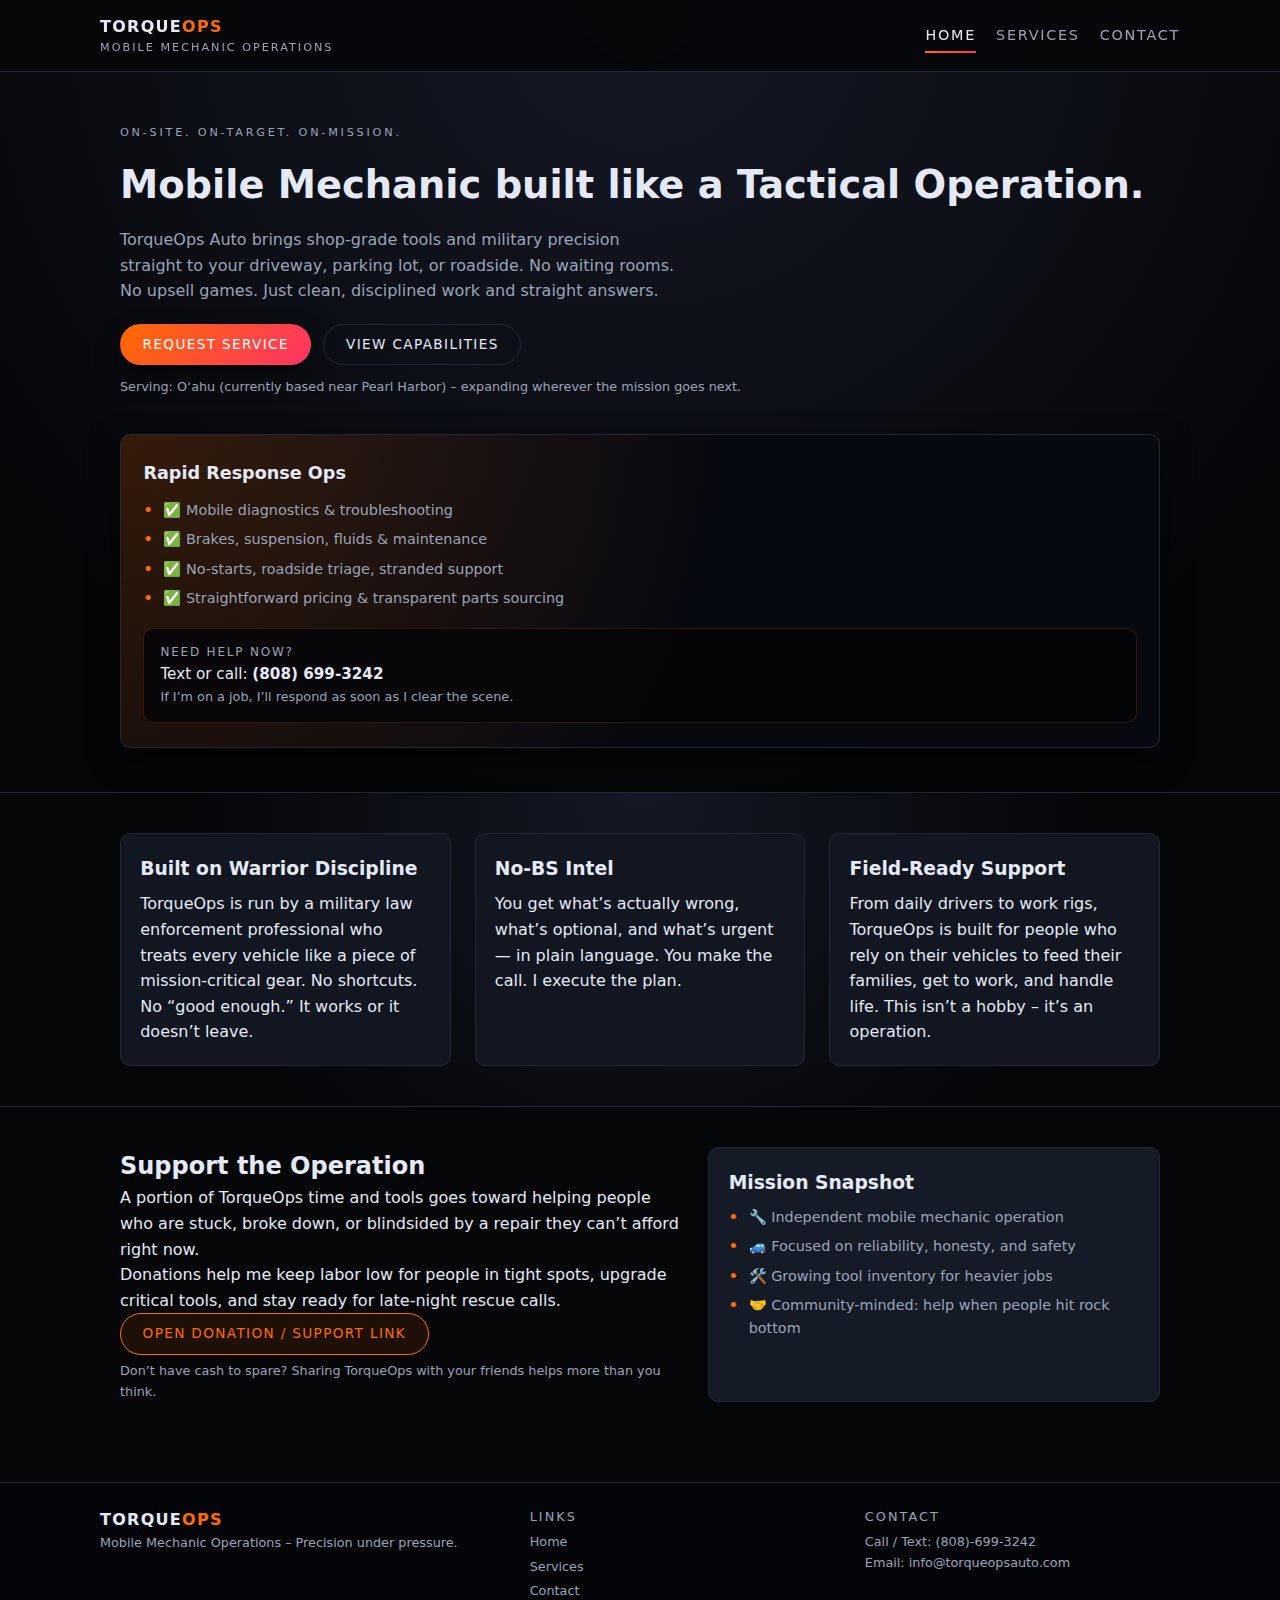
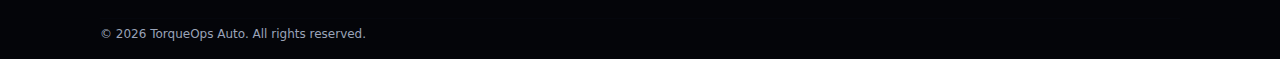
<file: index.html>
<!DOCTYPE html>
<html lang="en">
<head>
  <meta charset="UTF-8" />
  <title>TorqueOps Auto – Mobile Mechanic</title>
  <meta name="viewport" content="width=device-width, initial-scale=1.0" />
  <meta name="description" content="TorqueOps Auto – tactical, on-site mobile mechanic service. Precision repairs, diagnostics, and roadside rescue." />
  <link rel="stylesheet" href="styles.css" />
</head>
<body>
  <header class="site-header">
    <div class="container nav-bar">
      <div class="logo-block">
        <span class="logo-main">Torque<span class="accent">Ops</span></span>
        <span class="logo-sub">Mobile Mechanic Operations</span>
      </div>
      <nav class="nav-links">
        <a href="index.html" class="active">Home</a>
        <a href="services.html">Services</a>
        <a href="contact.html">Contact</a>
      </nav>
    </div>
  </header>

  <main>
    <section class="hero">
      <div class="container hero-grid">
        <div>
          <p class="hero-tagline">On-site. On-target. On-mission.</p>
          <h1>Mobile Mechanic built like a Tactical Operation.</h1>
          <p class="hero-text">
            TorqueOps Auto brings shop-grade tools and military precision straight to your driveway, parking lot, or roadside.
            No waiting rooms. No upsell games. Just clean, disciplined work and straight answers.
          </p>
          <div class="hero-actions">
            <a href="contact.html" class="btn primary">Request Service</a>
            <a href="services.html" class="btn ghost">View Capabilities</a>
          </div>
          <p class="hero-meta">
            Serving: Oʻahu (currently based near Pearl Harbor) – expanding wherever the mission goes next.
          </p>
        </div>
        <div class="hero-panel">
          <h2>Rapid Response Ops</h2>
          <ul class="bullet-list">
            <li>✅ Mobile diagnostics & troubleshooting</li>
            <li>✅ Brakes, suspension, fluids & maintenance</li>
            <li>✅ No-starts, roadside triage, stranded support</li>
            <li>✅ Straightforward pricing & transparent parts sourcing</li>
          </ul>
          <div class="callout-box">
            <p class="callout-label">Need help now?</p>
            <p class="callout-main">Text or call: <strong>(808) 699-3242</strong></p>
            <p class="callout-note">If I’m on a job, I’ll respond as soon as I clear the scene.</p>
          </div>
        </div>
      </div>
    </section>

    <section class="section dark-strip">
      <div class="container three-grid">
        <div class="card">
          <h3>Built on Warrior Discipline</h3>
          <p>
            TorqueOps is run by a military law enforcement professional who treats every vehicle like
            a piece of mission-critical gear. No shortcuts. No “good enough.” It works or it doesn’t leave.
          </p>
        </div>
        <div class="card">
          <h3>No-BS Intel</h3>
          <p>
            You get what’s actually wrong, what’s optional, and what’s urgent — in plain language.
            You make the call. I execute the plan.
          </p>
        </div>
        <div class="card">
          <h3>Field-Ready Support</h3>
          <p>
            From daily drivers to work rigs, TorqueOps is built for people who rely on their vehicles to feed
            their families, get to work, and handle life. This isn’t a hobby – it’s an operation.
          </p>
        </div>
      </div>
    </section>

    <section class="section">
      <div class="container split-grid">
        <div>
          <h2>Support the Operation</h2>
          <p>
            A portion of TorqueOps time and tools goes toward helping people who are stuck, broke down,
            or blindsided by a repair they can’t afford right now.
          </p>
          <p>
            Donations help me keep labor low for people in tight spots, upgrade critical tools,
            and stay ready for late-night rescue calls.
          </p>
          <a href="https://square.link/u/h6GLtRy1" class="btn secondary">
            Open Donation / Support Link
          </a>
          <p class="small">
            Don’t have cash to spare? Sharing TorqueOps with your friends helps more than you think.
          </p>
        </div>
        <div class="card soft">
          <h3>Mission Snapshot</h3>
          <ul class="bullet-list">
            <li>🔧 Independent mobile mechanic operation</li>
            <li>🚙 Focused on reliability, honesty, and safety</li>
            <li>🛠️ Growing tool inventory for heavier jobs</li>
            <li>🤝 Community-minded: help when people hit rock bottom</li>
          </ul>
        </div>
      </div>
    </section>
  </main>

  <footer class="site-footer">
    <div class="container footer-grid">
      <div>
        <p class="logo-main">Torque<span class="accent">Ops</span></p>
        <p class="footer-text">Mobile Mechanic Operations – Precision under pressure.</p>
      </div>
      <div class="footer-col">
        <p class="footer-heading">Links</p>
        <a href="index.html">Home</a>
        <a href="services.html">Services</a>
        <a href="contact.html">Contact</a>
      </div>
      <div class="footer-col">
        <p class="footer-heading">Contact</p>
        <p class="footer-text">Call / Text: (808)-699-3242</p>
        <p class="footer-text">Email: info@torqueopsauto.com</p>
      </div>
    </div>
    <div class="container footer-bottom">
      <p class="tiny">© <span id="year"></span> TorqueOps Auto. All rights reserved.</p>
    </div>
    <script>
      document.getElementById('year').textContent = new Date().getFullYear();
    </script>
  </footer>
</body>
</html>
</file>
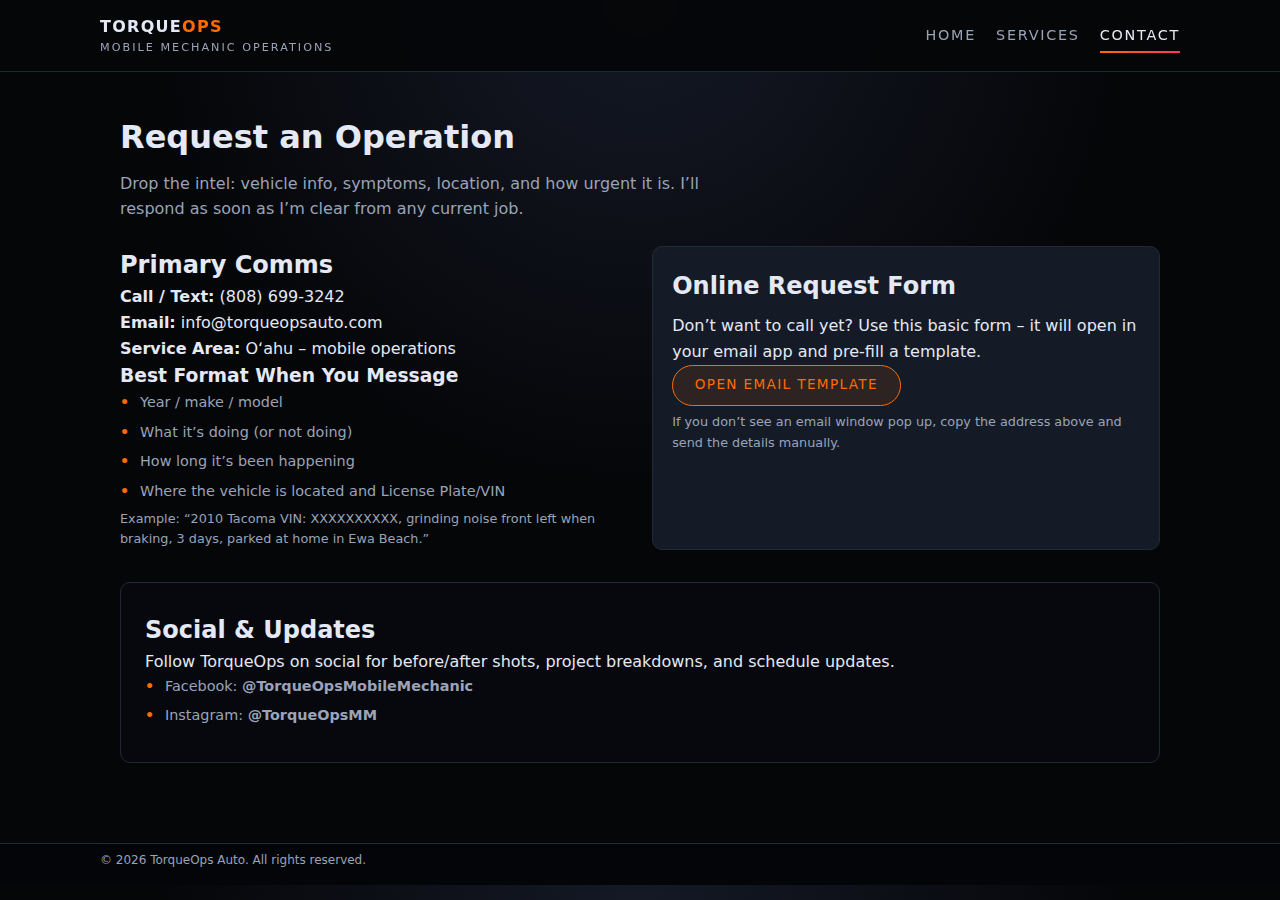
<file: contact.html>
<!DOCTYPE html>
<html lang="en">
<head>
  <meta charset="UTF-8" />
  <title>Contact – TorqueOps Auto</title>
  <meta name="viewport" content="width=device-width, initial-scale=1.0" />
  <meta name="description" content="Contact TorqueOps Auto mobile mechanic for quotes, bookings, and emergency support." />
  <link rel="stylesheet" href="styles.css" />
</head>
<body>
  <header class="site-header">
    <div class="container nav-bar">
      <div class="logo-block">
        <span class="logo-main">Torque<span class="accent">Ops</span></span>
        <span class="logo-sub">Mobile Mechanic Operations</span>
      </div>
      <nav class="nav-links">
        <a href="index.html">Home</a>
        <a href="services.html">Services</a>
        <a href="contact.html" class="active">Contact</a>
      </nav>
    </div>
  </header>

  <main class="section">
    <div class="container">
      <h1>Request an Operation</h1>
      <p class="lead">
        Drop the intel: vehicle info, symptoms, location, and how urgent it is.
        I’ll respond as soon as I’m clear from any current job.
      </p>

      <div class="grid-2">
        <div>
          <h2>Primary Comms</h2>
          <p><strong>Call / Text:</strong> (808) 699-3242</p>
          <p><strong>Email:</strong> info@torqueopsauto.com</p>
          <p><strong>Service Area:</strong> Oʻahu – mobile operations</p>

          <h3>Best Format When You Message</h3>
          <ul class="bullet-list">
            <li>Year / make / model</li>
            <li>What it’s doing (or not doing)</li>
            <li>How long it’s been happening</li>
            <li>Where the vehicle is located and License Plate/VIN</li>
          </ul>
          <p class="small">
            Example: “2010 Tacoma VIN: XXXXXXXXXX, grinding noise front left when braking, 3 days, parked at home in Ewa Beach.”
          </p>
        </div>

        <div class="card soft">
          <h2>Online Request Form</h2>
          <p>
            Don’t want to call yet? Use this basic form – it will open in your email app and pre-fill a template.
          </p>
          <a class="btn secondary" href="mailto:info@torqueopsauto.com?subject=Service%20Request%20-%20TorqueOps%20Auto&body=Vehicle%20Year/Make/Model:%0AProblem/Symptoms:%0ALocation:%0AUrgency%20(1-5):%0ABest%20time%20to%20reach%20you:">
            Open Email Template
          </a>
          <p class="small">
            If you don’t see an email window pop up, copy the address above and send the details manually.
          </p>
        </div>
      </div>

      <section class="section soft">
        <h2>Social & Updates</h2>
        <p>
          Follow TorqueOps on social for before/after shots, project breakdowns, and schedule updates.
        </p>
        <ul class="bullet-list">
          <li>Facebook: <strong>@TorqueOpsMobileMechanic</strong></li>
          <li>Instagram: <strong>@TorqueOpsMM</strong></li>
        </ul>
      </section>
    </div>
  </main>

  <footer class="site-footer">
    <div class="container footer-bottom">
      <p class="tiny">© <span id="year"></span> TorqueOps Auto. All rights reserved.</p>
    </div>
    <script>
      document.getElementById('year').textContent = new Date().getFullYear();
    </script>
  </footer>
</body>
</html>
</file>
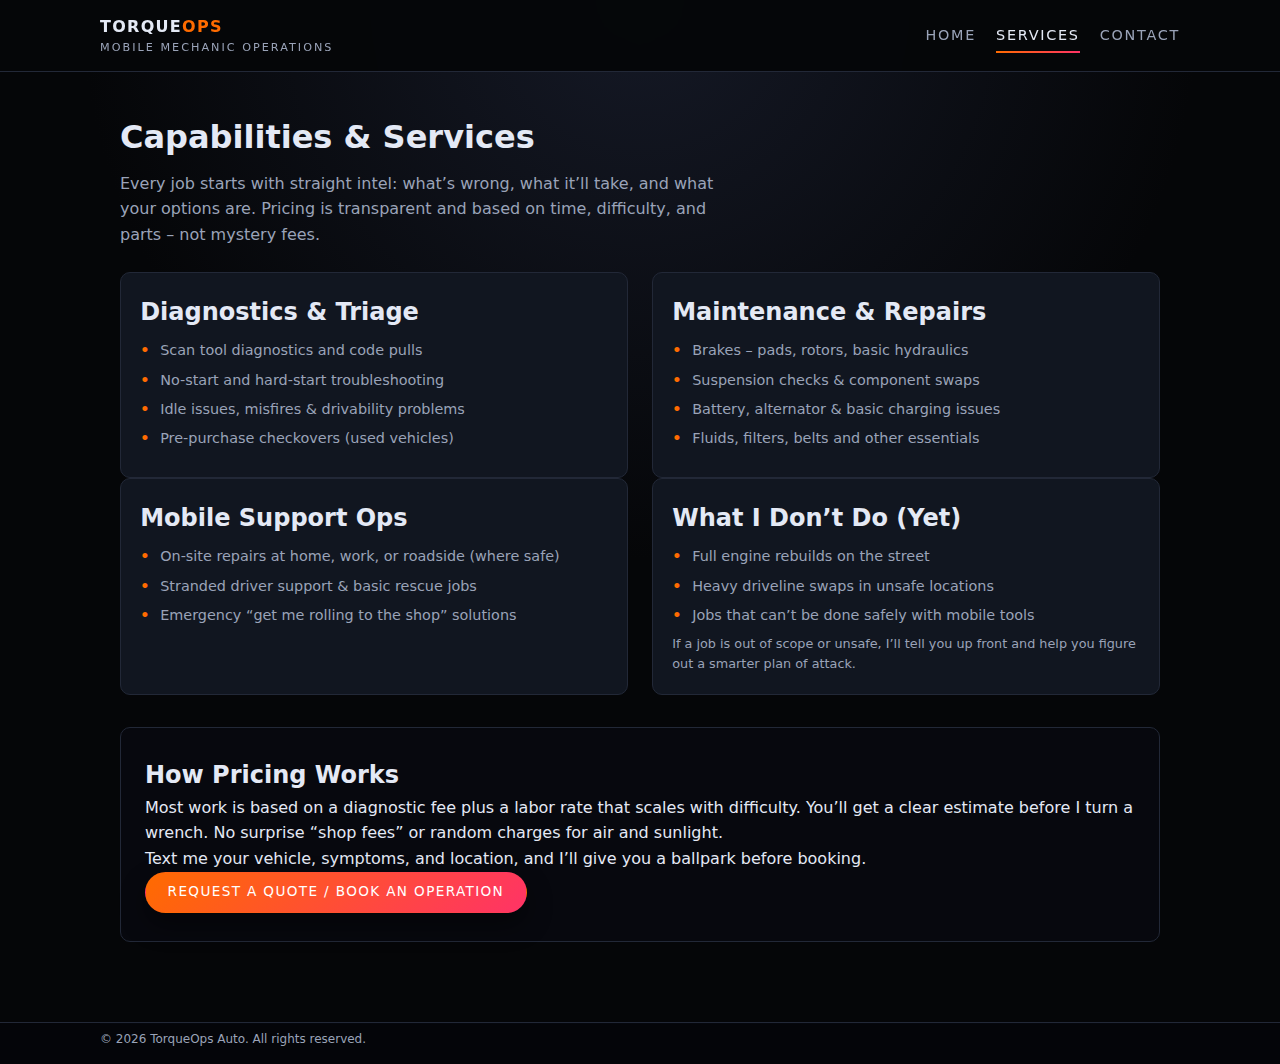
<file: services.html>
<!DOCTYPE html>
<html lang="en">
<head>
  <meta charset="UTF-8" />
  <title>Services – TorqueOps Auto</title>
  <meta name="viewport" content="width=device-width, initial-scale=1.0" />
  <meta name="description" content="Services and capabilities offered by TorqueOps Auto mobile mechanic." />
  <link rel="stylesheet" href="styles.css" />
</head>
<body>
  <header class="site-header">
    <div class="container nav-bar">
      <div class="logo-block">
        <span class="logo-main">Torque<span class="accent">Ops</span></span>
        <span class="logo-sub">Mobile Mechanic Operations</span>
      </div>
      <nav class="nav-links">
        <a href="index.html">Home</a>
        <a href="services.html" class="active">Services</a>
        <a href="contact.html">Contact</a>
      </nav>
    </div>
  </header>

  <main class="section">
    <div class="container">
      <h1>Capabilities & Services</h1>
      <p class="lead">
        Every job starts with straight intel: what’s wrong, what it’ll take, and what your options are.
        Pricing is transparent and based on time, difficulty, and parts – not mystery fees.
      </p>

      <div class="grid-2">
        <div class="card">
          <h2>Diagnostics & Triage</h2>
          <ul class="bullet-list">
            <li>Scan tool diagnostics and code pulls</li>
            <li>No-start and hard-start troubleshooting</li>
            <li>Idle issues, misfires & drivability problems</li>
            <li>Pre-purchase checkovers (used vehicles)</li>
          </ul>
        </div>
        <div class="card">
          <h2>Maintenance & Repairs</h2>
          <ul class="bullet-list">
            <li>Brakes – pads, rotors, basic hydraulics</li>
            <li>Suspension checks & component swaps</li>
            <li>Battery, alternator & basic charging issues</li>
            <li>Fluids, filters, belts and other essentials</li>
          </ul>
        </div>
      </div>

      <div class="grid-2">
        <div class="card">
          <h2>Mobile Support Ops</h2>
          <ul class="bullet-list">
            <li>On-site repairs at home, work, or roadside (where safe)</li>
            <li>Stranded driver support & basic rescue jobs</li>
            <li>Emergency “get me rolling to the shop” solutions</li>
          </ul>
        </div>
        <div class="card">
          <h2>What I Don’t Do (Yet)</h2>
          <ul class="bullet-list">
            <li>Full engine rebuilds on the street</li>
            <li>Heavy driveline swaps in unsafe locations</li>
            <li>Jobs that can’t be done safely with mobile tools</li>
          </ul>
          <p class="small">
            If a job is out of scope or unsafe, I’ll tell you up front and help you figure out a smarter plan of attack.
          </p>
        </div>
      </div>

      <section class="section soft">
        <h2>How Pricing Works</h2>
        <p>
          Most work is based on a diagnostic fee plus a labor rate that scales with difficulty.
          You’ll get a clear estimate before I turn a wrench. No surprise “shop fees” or
          random charges for air and sunlight.
        </p>
        <p>
          Text me your vehicle, symptoms, and location, and I’ll give you a ballpark before booking.
        </p>
        <a href="contact.html" class="btn primary">Request a Quote / Book an Operation</a>
      </section>
    </div>
  </main>

  <footer class="site-footer">
    <div class="container footer-bottom">
      <p class="tiny">© <span id="year"></span> TorqueOps Auto. All rights reserved.</p>
    </div>
    <script>
      document.getElementById('year').textContent = new Date().getFullYear();
    </script>
  </footer>
</body>
</html>
</file>
<file: styles.css>
:root {
  --bg: #050608;
  --bg-alt: #0c0f15;
  --card: #111620;
  --soft-card: #151b26;
  --accent: #ff6b00;
  --accent-soft: rgba(255, 107, 0, 0.18);
  --text: #e4e9f5;
  --muted: #9aa3b8;
  --border-subtle: #222837;
  --danger: #ff3366;
  --radius: 10px;
  --shadow-soft: 0 12px 30px rgba(0, 0, 0, 0.55);
  --font-main: system-ui, -apple-system, BlinkMacSystemFont, "Segoe UI", sans-serif;
}

*,
*::before,
*::after {
  box-sizing: border-box;
  margin: 0;
  padding: 0;
}

body {
  font-family: var(--font-main);
  background: radial-gradient(circle at top, #151926 0, #050608 45%);
  color: var(--text);
  line-height: 1.6;
}

a {
  color: var(--accent);
  text-decoration: none;
}

a:hover {
  text-decoration: underline;
}

.container {
  width: 100%;
  max-width: 1080px;
  margin: 0 auto;
  padding: 0 1.25rem;
}

/* Header / Nav */

.site-header {
  border-bottom: 1px solid var(--border-subtle);
  background: rgba(5, 6, 8, 0.96);
  backdrop-filter: blur(10px);
  position: sticky;
  top: 0;
  z-index: 20;
}

.nav-bar {
  display: flex;
  align-items: center;
  justify-content: space-between;
  padding: 0.85rem 0;
}

.logo-block {
  display: flex;
  flex-direction: column;
}

.logo-main {
  font-weight: 800;
  letter-spacing: 0.08em;
  text-transform: uppercase;
  font-size: 1rem;
}

.logo-sub {
  font-size: 0.7rem;
  text-transform: uppercase;
  letter-spacing: 0.18em;
  color: var(--muted);
}

.accent {
  color: var(--accent);
}

.nav-links {
  display: flex;
  gap: 1.25rem;
  font-size: 0.9rem;
  text-transform: uppercase;
  letter-spacing: 0.12em;
}

.nav-links a {
  color: var(--muted);
  position: relative;
}

.nav-links a.active,
.nav-links a:hover {
  color: var(--text);
}

.nav-links a.active::after,
.nav-links a:hover::after {
  content: "";
  position: absolute;
  left: 0;
  bottom: -0.4rem;
  height: 2px;
  width: 100%;
  background: linear-gradient(90deg, var(--accent), var(--danger));
}

/* Hero */

.hero {
  padding: 3.25rem 0 2.75rem;
}

.hero-grid {
  display: grid;
  gap: 2.25rem;
}

.hero-tagline {
  text-transform: uppercase;
  letter-spacing: 0.25em;
  color: var(--muted);
  font-size: 0.7rem;
  margin-bottom: 0.75rem;
}

.hero h1 {
  font-size: clamp(2.1rem, 3vw, 2.7rem);
  margin-bottom: 0.75rem;
}

.hero-text {
  color: var(--muted);
  max-width: 35rem;
  margin-bottom: 1.25rem;
}

.hero-actions {
  display: flex;
  flex-wrap: wrap;
  gap: 0.75rem;
  margin-bottom: 0.75rem;
}

.hero-meta {
  font-size: 0.8rem;
  color: var(--muted);
}

.hero-panel {
  background: radial-gradient(circle at top left, var(--accent-soft), #070910 55%);
  padding: 1.5rem 1.4rem;
  border-radius: var(--radius);
  border: 1px solid var(--border-subtle);
  box-shadow: var(--shadow-soft);
}

.hero-panel h2 {
  font-size: 1.1rem;
  margin-bottom: 0.75rem;
}

/* Buttons */

.btn {
  display: inline-flex;
  align-items: center;
  justify-content: center;
  border-radius: 999px;
  padding: 0.55rem 1.35rem;
  font-size: 0.85rem;
  text-transform: uppercase;
  letter-spacing: 0.1em;
  border: 1px solid transparent;
  transition: all 0.18s ease-out;
  cursor: pointer;
  text-decoration: none;
}

.btn.primary {
  background: linear-gradient(135deg, var(--accent), var(--danger));
  color: #fff;
  box-shadow: 0 12px 26px rgba(0, 0, 0, 0.45);
}

.btn.primary:hover {
  transform: translateY(-1px);
  box-shadow: 0 16px 32px rgba(0, 0, 0, 0.6);
}

.btn.ghost {
  background: transparent;
  border-color: var(--border-subtle);
  color: var(--text);
}

.btn.ghost:hover {
  border-color: var(--accent);
  background: rgba(255, 255, 255, 0.02);
}

.btn.secondary {
  background: rgba(255, 107, 0, 0.1);
  border-color: var(--accent);
  color: var(--accent);
}

.btn.secondary:hover {
  background: var(--accent);
  color: #050608;
}

/* Sections & Layout */

.section {
  padding: 2.5rem 0;
}

.section.soft {
  background: rgba(7, 9, 16, 0.8);
  border-radius: var(--radius);
  border: 1px solid var(--border-subtle);
  padding: 1.75rem 1.5rem;
  margin-top: 2rem;
}

.dark-strip {
  background: radial-gradient(circle at top, #141824 0, #050608 65%);
  border-top: 1px solid var(--border-subtle);
  border-bottom: 1px solid var(--border-subtle);
}

.three-grid,
.split-grid,
.grid-2 {
  display: grid;
  gap: 1.5rem;
}

.grid-2 {
  grid-template-columns: repeat(auto-fit, minmax(260px, 1fr));
}

.three-grid {
  grid-template-columns: repeat(auto-fit, minmax(220px, 1fr));
}

.split-grid {
  grid-template-columns: minmax(0, 1.25fr) minmax(0, 1fr);
}

.card {
  background: var(--card);
  border-radius: var(--radius);
  padding: 1.25rem 1.2rem;
  border: 1px solid var(--border-subtle);
}

.card.soft {
  background: var(--soft-card);
}

.card h2,
.card h3 {
  margin-bottom: 0.5rem;
}

/* Text utilities */

.lead {
  color: var(--muted);
  max-width: 38rem;
  margin: 0.5rem 0 1.5rem;
}

.bullet-list {
  list-style: none;
}

.bullet-list li {
  position: relative;
  padding-left: 1.25rem;
  margin-bottom: 0.4rem;
  color: var(--muted);
  font-size: 0.9rem;
}

.bullet-list li::before {
  content: "•";
  position: absolute;
  left: 0;
  color: var(--accent);
  font-weight: 700;
}

.small {
  font-size: 0.8rem;
  color: var(--muted);
  margin-top: 0.4rem;
}

.tiny {
  font-size: 0.75rem;
  color: var(--muted);
}

/* Callout box */

.callout-box {
  margin-top: 1.1rem;
  padding: 0.9rem 1rem;
  border-radius: var(--radius);
  border: 1px solid var(--accent-soft);
  background: rgba(5, 6, 8, 0.9);
}

.callout-label {
  font-size: 0.75rem;
  text-transform: uppercase;
  letter-spacing: 0.15em;
  color: var(--muted);
}

.callout-main {
  font-size: 0.95rem;
}

.callout-note {
  font-size: 0.8rem;
  color: var(--muted);
}

/* Footer */

.site-footer {
  border-top: 1px solid var(--border-subtle);
  background: #040509;
  margin-top: 2.5rem;
}

.footer-grid {
  display: grid;
  gap: 1.25rem;
  padding: 1.5rem 0 0.75rem;
  grid-template-columns: minmax(0, 1.3fr) repeat(2, minmax(0, 1fr));
}

.footer-heading {
  font-size: 0.8rem;
  text-transform: uppercase;
  letter-spacing: 0.16em;
  color: var(--muted);
  margin-bottom: 0.3rem;
}

.footer-text {
  font-size: 0.8rem;
  color: var(--muted);
}

.footer-col a {
  display: block;
  font-size: 0.8rem;
  color: var(--muted);
  margin-bottom: 0.25rem;
}

.footer-col a:hover {
  color: var(--accent);
}

.footer-bottom {
  padding: 0.4rem 0 0.9rem;
  border-top: 1px solid #05070d;
}

/* Responsive tweaks */

@media (max-width: 768px) {
  .nav-bar {
    flex-direction: column;
    align-items: flex-start;
    gap: 0.4rem;
  }

  .hero {
    padding-top: 2.2rem;
  }

  .hero-panel {
    margin-top: 0.5rem;
  }

  .footer-grid {
    grid-template-columns: 1fr;
  }
}
</file>
